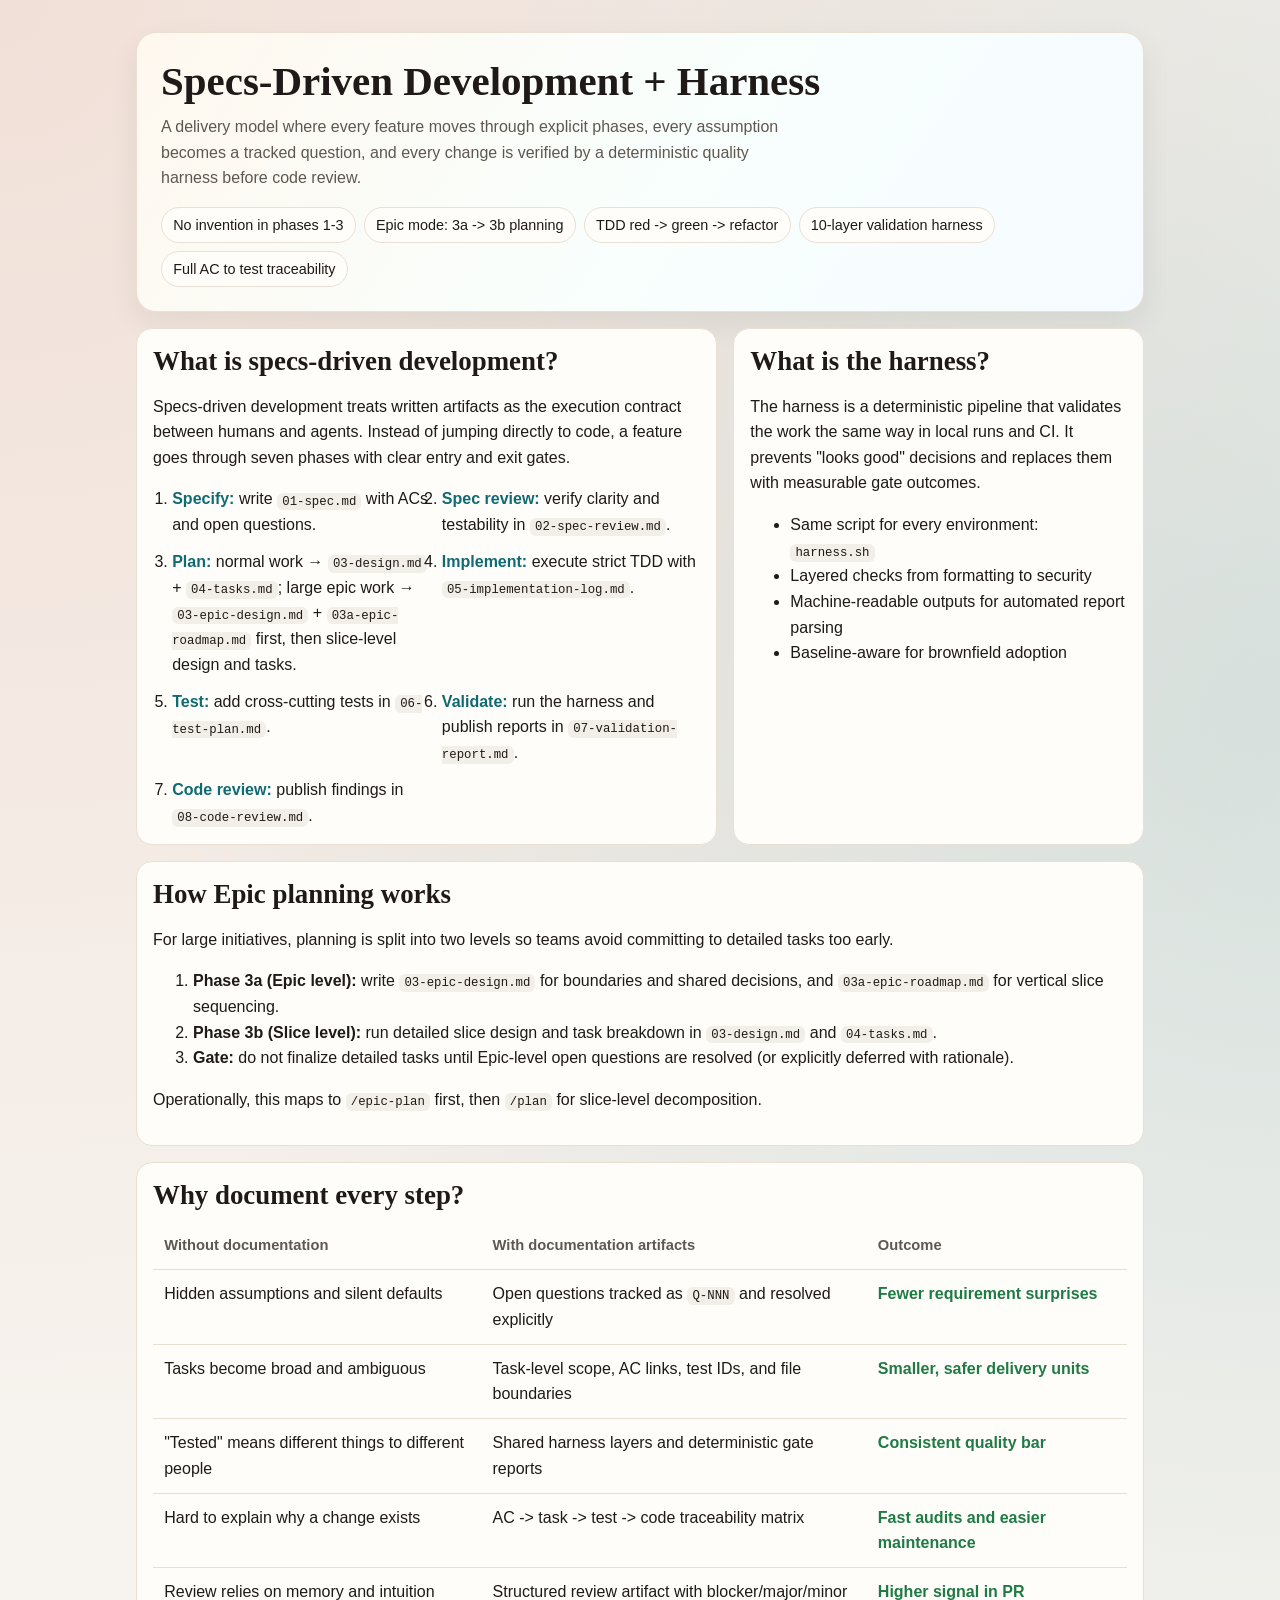
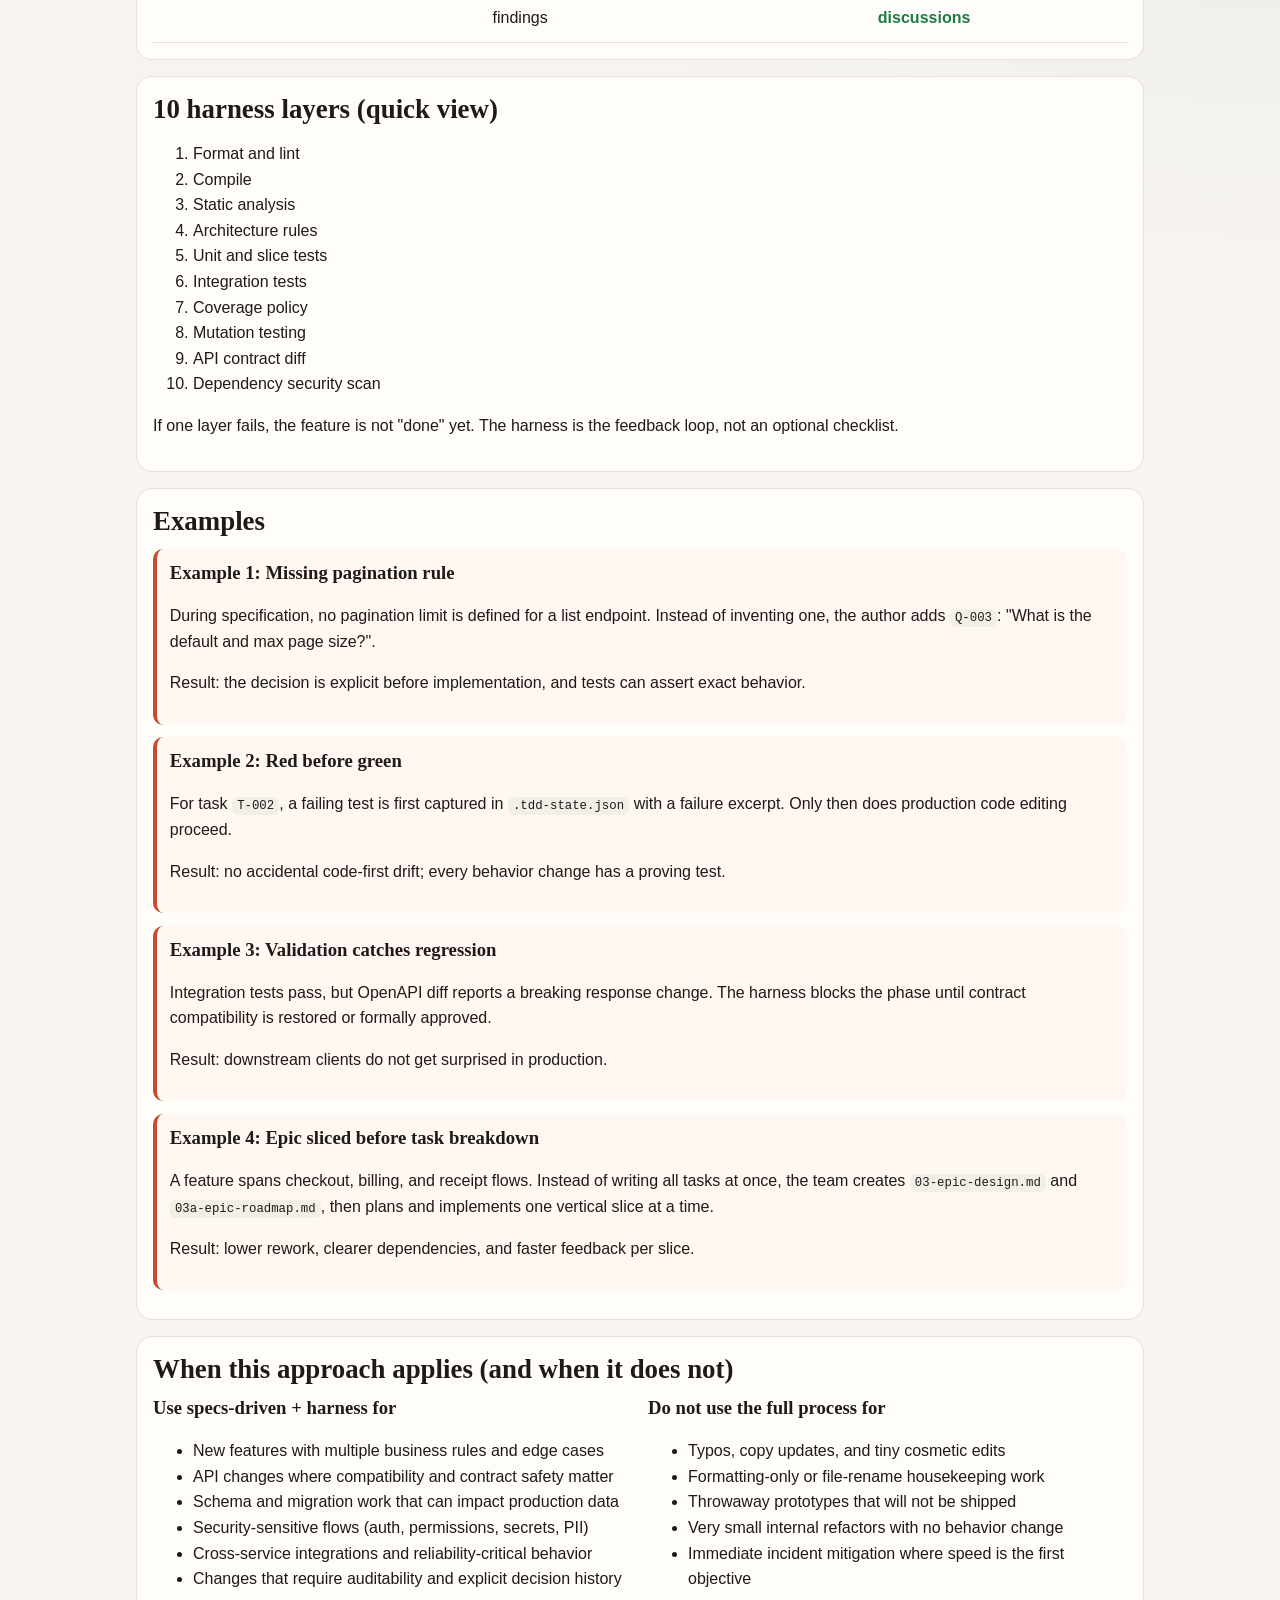
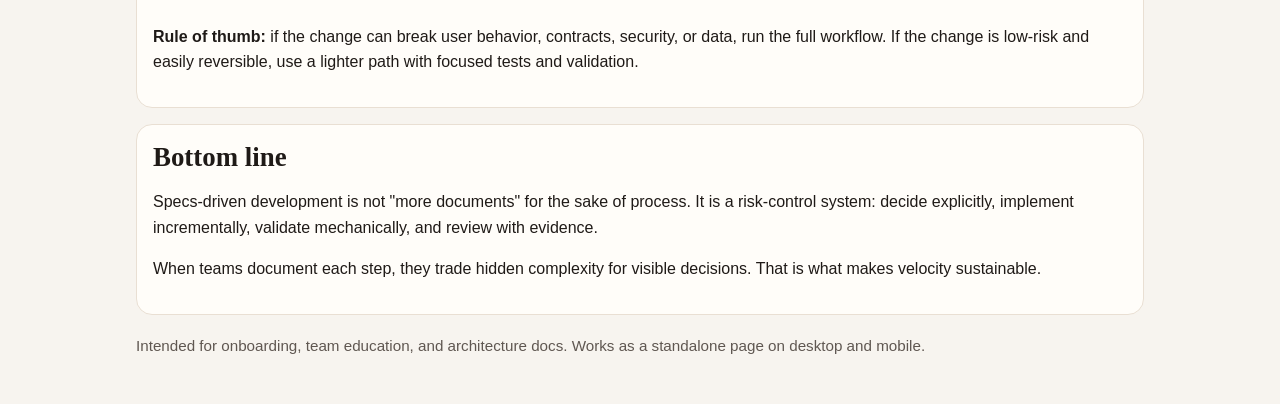
<file: docs/specs-driven-development-and-harness.html>
<!doctype html>
<html lang="en">
  <head>
    <meta charset="UTF-8" />
    <meta name="viewport" content="width=device-width, initial-scale=1.0" />
    <title>Specs-Driven Development + Harness</title>
    <meta name="description" content="A delivery model where every feature moves through explicit phases, every assumption becomes a tracked question, and every change is verified by a deterministic quality harness before code review." />
    <style>
      :root {
        --bg: #f7f4ef;
        --paper: #fffdf9;
        --ink: #1f1a17;
        --muted: #5f5751;
        --accent: #c54d2f;
        --accent-2: #0f6a73;
        --line: #e9dfd3;
        --ok: #1f7a45;
        --warn: #9b5714;
      }

      * {
        box-sizing: border-box;
      }

      body {
        margin: 0;
        font-family: "Avenir Next", "Gill Sans", "Trebuchet MS", sans-serif;
        color: var(--ink);
        background:
          radial-gradient(circle at 0% 0%, rgba(197, 77, 47, 0.12), transparent 40%),
          radial-gradient(circle at 100% 20%, rgba(15, 106, 115, 0.14), transparent 36%),
          var(--bg);
        line-height: 1.6;
      }

      .wrap {
        max-width: 1040px;
        margin: 0 auto;
        padding: 2rem 1rem 3rem;
      }

      .hero {
        background: linear-gradient(125deg, #fff8ef, #f8fffd 54%, #f6fbff);
        border: 1px solid var(--line);
        border-radius: 20px;
        padding: 1.5rem;
        box-shadow: 0 12px 30px rgba(35, 24, 16, 0.07);
        animation: rise 600ms ease-out;
      }

      h1,
      h2,
      h3 {
        font-family: "Optima", "Palatino Linotype", "Book Antiqua", serif;
        line-height: 1.2;
        margin-top: 0;
      }

      h1 {
        font-size: clamp(1.7rem, 3.2vw, 2.8rem);
        margin-bottom: 0.5rem;
      }

      h2 {
        font-size: clamp(1.25rem, 2.1vw, 1.7rem);
        margin-bottom: 0.75rem;
      }

      .sub {
        color: var(--muted);
        margin: 0;
        max-width: 72ch;
      }

      .chips {
        display: flex;
        flex-wrap: wrap;
        gap: 0.5rem;
        margin-top: 1rem;
      }

      .chip {
        border: 1px solid var(--line);
        border-radius: 999px;
        padding: 0.35rem 0.7rem;
        font-size: 0.9rem;
        background: var(--paper);
      }

      .grid {
        display: grid;
        grid-template-columns: repeat(12, 1fr);
        gap: 1rem;
        margin-top: 1rem;
      }

      .card {
        background: var(--paper);
        border: 1px solid var(--line);
        border-radius: 16px;
        padding: 1rem;
      }

      .span-12 {
        grid-column: span 12;
      }

      .span-7 {
        grid-column: span 7;
      }

      .span-6 {
        grid-column: span 6;
      }

      .span-5 {
        grid-column: span 5;
      }

      .phase-list {
        display: grid;
        grid-template-columns: repeat(2, minmax(0, 1fr));
        gap: 0.7rem;
        margin: 0;
        padding-left: 1.2rem;
      }

      .phase-list strong {
        color: var(--accent-2);
      }

      .table-wrap {
        overflow-x: auto;
      }

      table {
        width: 100%;
        border-collapse: collapse;
        min-width: 640px;
      }

      th,
      td {
        text-align: left;
        padding: 0.7rem;
        border-bottom: 1px solid var(--line);
        vertical-align: top;
      }

      th {
        font-size: 0.92rem;
        color: var(--muted);
      }

      .yes {
        color: var(--ok);
        font-weight: 700;
      }

      .example {
        border-left: 4px solid var(--accent);
        background: #fff7f2;
        border-radius: 10px;
        padding: 0.8rem;
        margin-bottom: 0.8rem;
      }

      code {
        background: #f2eee8;
        padding: 0.12rem 0.32rem;
        border-radius: 6px;
        font-size: 0.95em;
      }

      footer {
        margin-top: 1.2rem;
        color: var(--muted);
        font-size: 0.95rem;
      }

      @keyframes rise {
        from {
          opacity: 0;
          transform: translateY(8px);
        }
        to {
          opacity: 1;
          transform: translateY(0);
        }
      }

      @media (max-width: 860px) {
        .span-7,
        .span-6,
        .span-5 {
          grid-column: span 12;
        }

        .phase-list {
          grid-template-columns: 1fr;
        }
      }

      @media (prefers-reduced-motion: reduce) {
        .hero {
          animation: none;
        }
      }
    </style>
  </head>
  <body>
    <main class="wrap">
      <section class="hero">
        <h1>Specs-Driven Development + Harness</h1>
        <p class="sub">
          A delivery model where every feature moves through explicit phases, every assumption becomes a tracked
          question, and every change is verified by a deterministic quality harness before code review.
        </p>
        <div class="chips" aria-label="Key concepts">
          <span class="chip">No invention in phases 1-3</span>
          <span class="chip">Epic mode: 3a -> 3b planning</span>
          <span class="chip">TDD red -> green -> refactor</span>
          <span class="chip">10-layer validation harness</span>
          <span class="chip">Full AC to test traceability</span>
        </div>
      </section>

      <section class="grid" aria-labelledby="what-it-is">
        <article class="card span-7">
          <h2 id="what-it-is">What is specs-driven development?</h2>
          <p>
            Specs-driven development treats written artifacts as the execution contract between humans and agents.
            Instead of jumping directly to code, a feature goes through seven phases with clear entry and exit gates.
          </p>
          <ol class="phase-list">
            <li><strong>Specify:</strong> write <code>01-spec.md</code> with ACs and open questions.</li>
            <li><strong>Spec review:</strong> verify clarity and testability in <code>02-spec-review.md</code>.</li>
            <li><strong>Plan:</strong> normal work → <code>03-design.md</code> + <code>04-tasks.md</code>; large epic work → <code>03-epic-design.md</code> + <code>03a-epic-roadmap.md</code> first, then slice-level design and tasks.</li>
            <li><strong>Implement:</strong> execute strict TDD with <code>05-implementation-log.md</code>.</li>
            <li><strong>Test:</strong> add cross-cutting tests in <code>06-test-plan.md</code>.</li>
            <li><strong>Validate:</strong> run the harness and publish reports in <code>07-validation-report.md</code>.</li>
            <li><strong>Code review:</strong> publish findings in <code>08-code-review.md</code>.</li>
          </ol>
        </article>

        <aside class="card span-5" aria-labelledby="what-is-harness">
          <h2 id="what-is-harness">What is the harness?</h2>
          <p>
            The harness is a deterministic pipeline that validates the work the same way in local runs and CI.
            It prevents "looks good" decisions and replaces them with measurable gate outcomes.
          </p>
          <ul>
            <li>Same script for every environment: <code>harness.sh</code></li>
            <li>Layered checks from formatting to security</li>
            <li>Machine-readable outputs for automated report parsing</li>
            <li>Baseline-aware for brownfield adoption</li>
          </ul>
        </aside>

        <article class="card span-12">
          <h2>How Epic planning works</h2>
          <p>
            For large initiatives, planning is split into two levels so teams avoid committing to detailed tasks too early.
          </p>
          <ol>
            <li><strong>Phase 3a (Epic level):</strong> write <code>03-epic-design.md</code> for boundaries and shared decisions, and <code>03a-epic-roadmap.md</code> for vertical slice sequencing.</li>
            <li><strong>Phase 3b (Slice level):</strong> run detailed slice design and task breakdown in <code>03-design.md</code> and <code>04-tasks.md</code>.</li>
            <li><strong>Gate:</strong> do not finalize detailed tasks until Epic-level open questions are resolved (or explicitly deferred with rationale).</li>
          </ol>
          <p>
            Operationally, this maps to <code>/epic-plan</code> first, then <code>/plan</code> for slice-level decomposition.
          </p>
        </article>

        <article class="card span-12">
          <h2>Why document every step?</h2>
          <div class="table-wrap">
            <table>
              <thead>
                <tr>
                  <th scope="col">Without documentation</th>
                  <th scope="col">With documentation artifacts</th>
                  <th scope="col">Outcome</th>
                </tr>
              </thead>
              <tbody>
                <tr>
                  <td>Hidden assumptions and silent defaults</td>
                  <td>Open questions tracked as <code>Q-NNN</code> and resolved explicitly</td>
                  <td class="yes">Fewer requirement surprises</td>
                </tr>
                <tr>
                  <td>Tasks become broad and ambiguous</td>
                  <td>Task-level scope, AC links, test IDs, and file boundaries</td>
                  <td class="yes">Smaller, safer delivery units</td>
                </tr>
                <tr>
                  <td>"Tested" means different things to different people</td>
                  <td>Shared harness layers and deterministic gate reports</td>
                  <td class="yes">Consistent quality bar</td>
                </tr>
                <tr>
                  <td>Hard to explain why a change exists</td>
                  <td>AC -> task -> test -> code traceability matrix</td>
                  <td class="yes">Fast audits and easier maintenance</td>
                </tr>
                <tr>
                  <td>Review relies on memory and intuition</td>
                  <td>Structured review artifact with blocker/major/minor findings</td>
                  <td class="yes">Higher signal in PR discussions</td>
                </tr>
              </tbody>
            </table>
          </div>
        </article>

        <article class="card span-12">
          <h2>10 harness layers (quick view)</h2>
          <ol>
            <li>Format and lint</li>
            <li>Compile</li>
            <li>Static analysis</li>
            <li>Architecture rules</li>
            <li>Unit and slice tests</li>
            <li>Integration tests</li>
            <li>Coverage policy</li>
            <li>Mutation testing</li>
            <li>API contract diff</li>
            <li>Dependency security scan</li>
          </ol>
          <p>
            If one layer fails, the feature is not "done" yet. The harness is the feedback loop, not an optional checklist.
          </p>
        </article>

        <article class="card span-12">
          <h2>Examples</h2>
          <div class="example">
            <h3>Example 1: Missing pagination rule</h3>
            <p>
              During specification, no pagination limit is defined for a list endpoint. Instead of inventing one, the author
              adds <code>Q-003</code>: "What is the default and max page size?".
            </p>
            <p>
              Result: the decision is explicit before implementation, and tests can assert exact behavior.
            </p>
          </div>
          <div class="example">
            <h3>Example 2: Red before green</h3>
            <p>
              For task <code>T-002</code>, a failing test is first captured in <code>.tdd-state.json</code> with a failure excerpt.
              Only then does production code editing proceed.
            </p>
            <p>
              Result: no accidental code-first drift; every behavior change has a proving test.
            </p>
          </div>
          <div class="example">
            <h3>Example 3: Validation catches regression</h3>
            <p>
              Integration tests pass, but OpenAPI diff reports a breaking response change. The harness blocks the phase until
              contract compatibility is restored or formally approved.
            </p>
            <p>
              Result: downstream clients do not get surprised in production.
            </p>
          </div>
          <div class="example">
            <h3>Example 4: Epic sliced before task breakdown</h3>
            <p>
              A feature spans checkout, billing, and receipt flows. Instead of writing all tasks at once, the team creates
              <code>03-epic-design.md</code> and <code>03a-epic-roadmap.md</code>, then plans and implements one vertical slice at a time.
            </p>
            <p>
              Result: lower rework, clearer dependencies, and faster feedback per slice.
            </p>
          </div>
        </article>

        <article class="card span-12">
          <h2>When this approach applies (and when it does not)</h2>
          <div class="grid" style="margin-top: 0;">
            <section class="span-6">
              <h3>Use specs-driven + harness for</h3>
              <ul>
                <li>New features with multiple business rules and edge cases</li>
                <li>API changes where compatibility and contract safety matter</li>
                <li>Schema and migration work that can impact production data</li>
                <li>Security-sensitive flows (auth, permissions, secrets, PII)</li>
                <li>Cross-service integrations and reliability-critical behavior</li>
                <li>Changes that require auditability and explicit decision history</li>
              </ul>
            </section>
            <section class="span-6">
              <h3>Do not use the full process for</h3>
              <ul>
                <li>Typos, copy updates, and tiny cosmetic edits</li>
                <li>Formatting-only or file-rename housekeeping work</li>
                <li>Throwaway prototypes that will not be shipped</li>
                <li>Very small internal refactors with no behavior change</li>
                <li>Immediate incident mitigation where speed is the first objective</li>
              </ul>
            </section>
          </div>
          <p>
            <strong>Rule of thumb:</strong> if the change can break user behavior, contracts, security, or data, run the full workflow.
            If the change is low-risk and easily reversible, use a lighter path with focused tests and validation.
          </p>
        </article>

        <article class="card span-12">
          <h2>Bottom line</h2>
          <p>
            Specs-driven development is not "more documents" for the sake of process. It is a risk-control system:
            decide explicitly, implement incrementally, validate mechanically, and review with evidence.
          </p>
          <p>
            When teams document each step, they trade hidden complexity for visible decisions. That is what makes velocity
            sustainable.
          </p>
        </article>
      </section>

      <footer>
        Intended for onboarding, team education, and architecture docs. Works as a standalone page on desktop and mobile.
      </footer>
    </main>
  </body>
</html>
</file>
